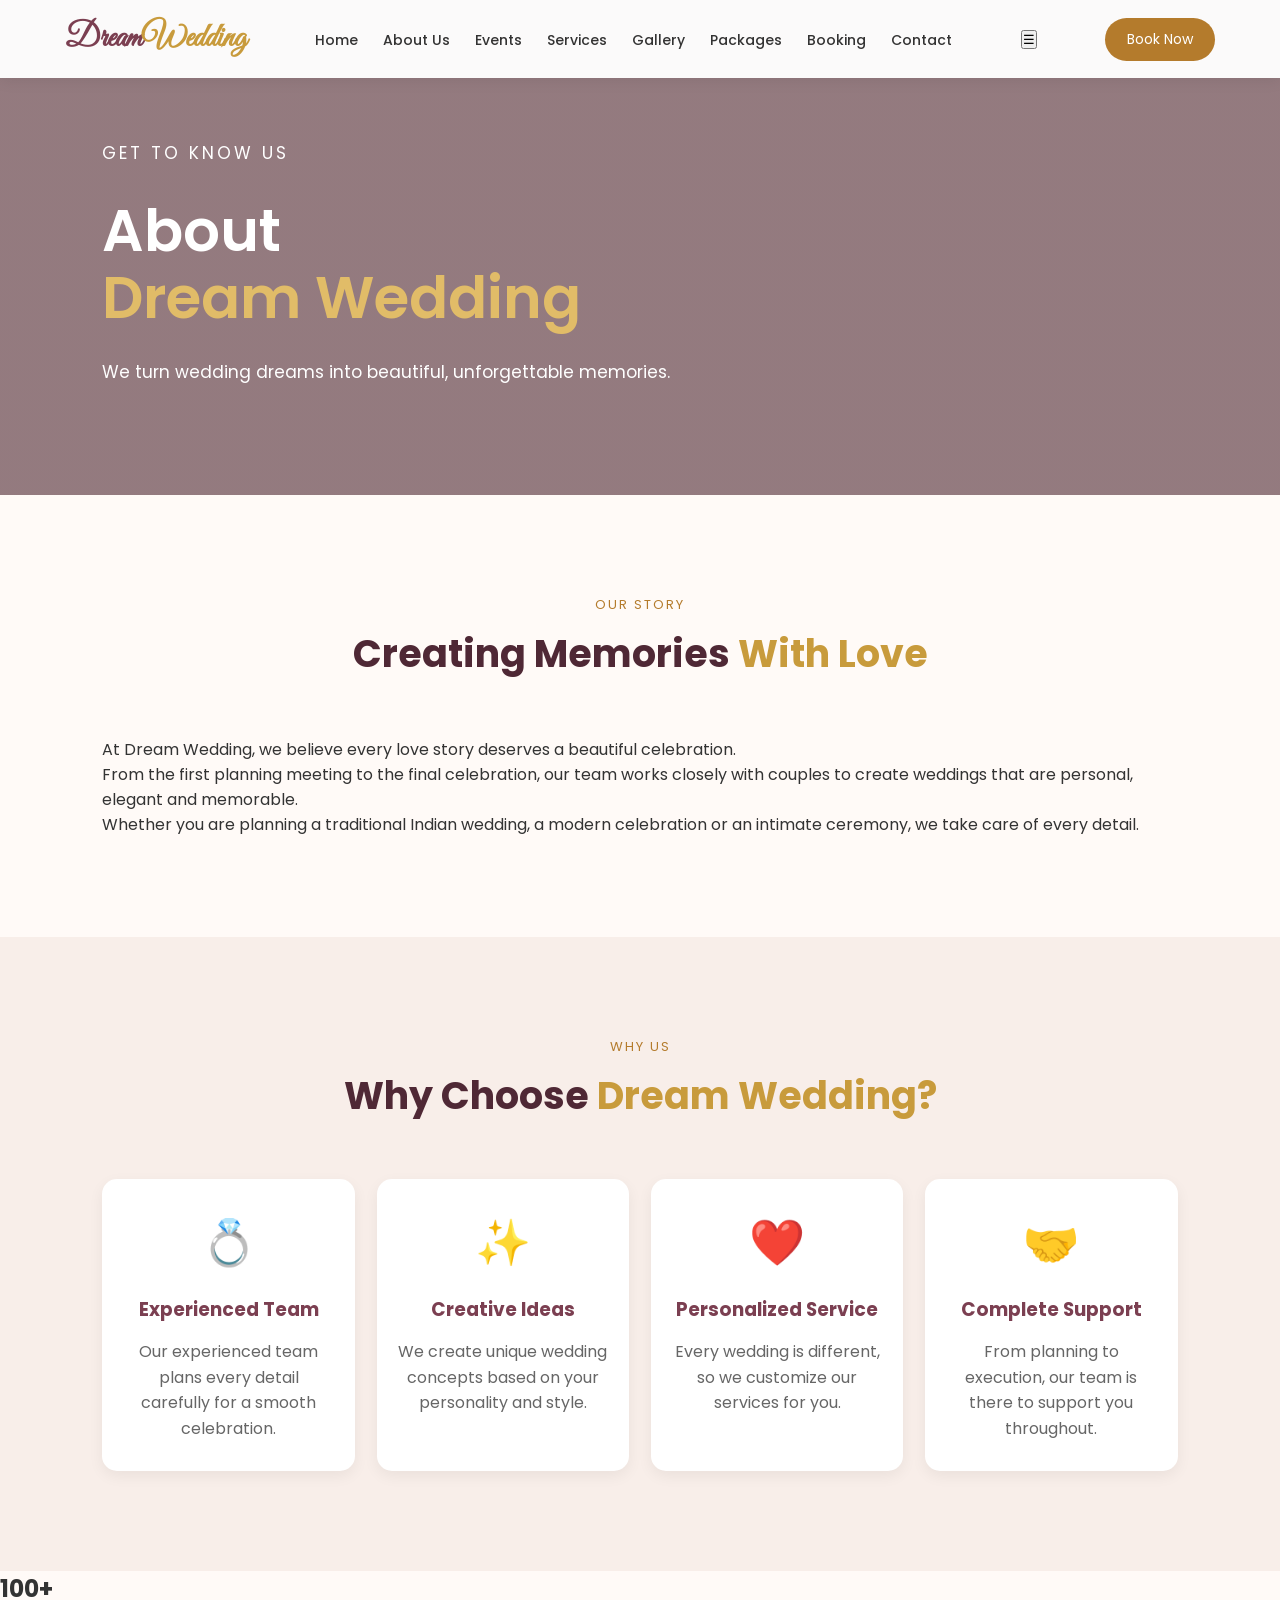
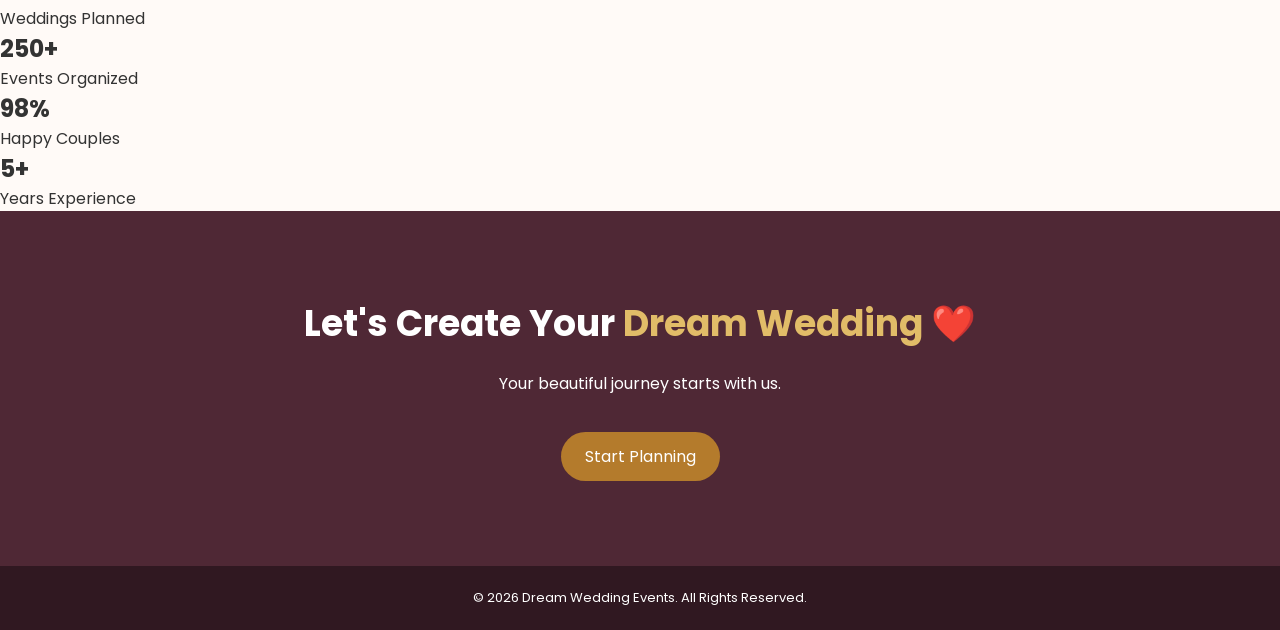
<file: about.html>
<!DOCTYPE html>
<html lang="en">

<head>
    <meta charset="UTF-8">
    <meta name="viewport" content="width=device-width, initial-scale=1.0">

    <title>About Us | Dream Wedding</title>

    <link rel="stylesheet" href="style.css">
</head>

<body>

    <!-- Navigation -->
    <header>
        <nav class="navbar">

            <div class="logo">
                Dream<span>Wedding</span>
            </div>

            <ul class="nav-links">
                <li><a href="index.html">Home</a></li>
                <li><a href="about.html">About Us</a></li>
                <li><a href="events.html">Events</a></li>
                <li><a href="services.html">Services</a></li>
                <li><a href="gallery.html">Gallery</a></li>
                <li><a href="packages.html">Packages</a></li>
                <li><a href="booking.html">Booking</a></li>
                <li><a href="contact.html">Contact</a></li>
            </ul>

            <button class="menu-btn" onclick="toggleMenu()">☰</button>

            <a href="booking.html" class="book-btn">
                Book Now
            </a>

        </nav>
    </header>


    <!-- Hero -->
    <section class="hero" style="min-height: 55vh;">

        <div class="hero-content">

            <p class="small-title">
                GET TO KNOW US
            </p>

            <h1>
                About
                <br>
                <span>Dream Wedding</span>
            </h1>

            <p>
                We turn wedding dreams into beautiful,
                unforgettable memories.
            </p>

        </div>

    </section>


    <!-- Our Story -->
    <section class="section">

        <div class="section-title">

            <p>OUR STORY</p>

            <h2>
                Creating Memories <span>With Love</span>
            </h2>

        </div>

        <div class="about-content">

            <div class="about-text">

                <p>
                    At Dream Wedding, we believe every love story
                    deserves a beautiful celebration.
                </p>

                <p>
                    From the first planning meeting to the final
                    celebration, our team works closely with couples
                    to create weddings that are personal, elegant
                    and memorable.
                </p>

                <p>
                    Whether you are planning a traditional Indian
                    wedding, a modern celebration or an intimate
                    ceremony, we take care of every detail.
                </p>

            </div>

        </div>

    </section>


    <!-- Why Choose Us -->
    <section class="services">

        <div class="section-title">

            <p>WHY US</p>

            <h2>
                Why Choose <span>Dream Wedding?</span>
            </h2>

        </div>


        <div class="service-container">

            <div class="service-card">

                <div class="event-icon">💍</div>

                <h3>Experienced Team</h3>

                <p>
                    Our experienced team plans every detail
                    carefully for a smooth celebration.
                </p>

            </div>


            <div class="service-card">

                <div class="event-icon">✨</div>

                <h3>Creative Ideas</h3>

                <p>
                    We create unique wedding concepts
                    based on your personality and style.
                </p>

            </div>


            <div class="service-card">

                <div class="event-icon">❤️</div>

                <h3>Personalized Service</h3>

                <p>
                    Every wedding is different, so we
                    customize our services for you.
                </p>

            </div>


            <div class="service-card">

                <div class="event-icon">🤝</div>

                <h3>Complete Support</h3>

                <p>
                    From planning to execution, our team
                    is there to support you throughout.
                </p>

            </div>

        </div>

    </section>


    <!-- Statistics -->
    <section class="stats">

        <div class="stat-card">
            <h2>100+</h2>
            <p>Weddings Planned</p>
        </div>

        <div class="stat-card">
            <h2>250+</h2>
            <p>Events Organized</p>
        </div>

        <div class="stat-card">
            <h2>98%</h2>
            <p>Happy Couples</p>
        </div>

        <div class="stat-card">
            <h2>5+</h2>
            <p>Years Experience</p>
        </div>

    </section>


    <!-- Call To Action -->
    <section class="contact">

        <h2>
            Let's Create Your <span>Dream Wedding ❤️</span>
        </h2>

        <p>
            Your beautiful journey starts with us.
        </p>

        <br>

        <a href="booking.html" class="primary-btn">
            Start Planning
        </a>

    </section>


    <!-- Footer -->
    <footer>

        <p>
            © 2026 Dream Wedding Events. All Rights Reserved.
        </p>

    </footer>


    <script src="script.js"></script>

</body>

</html>
</file>
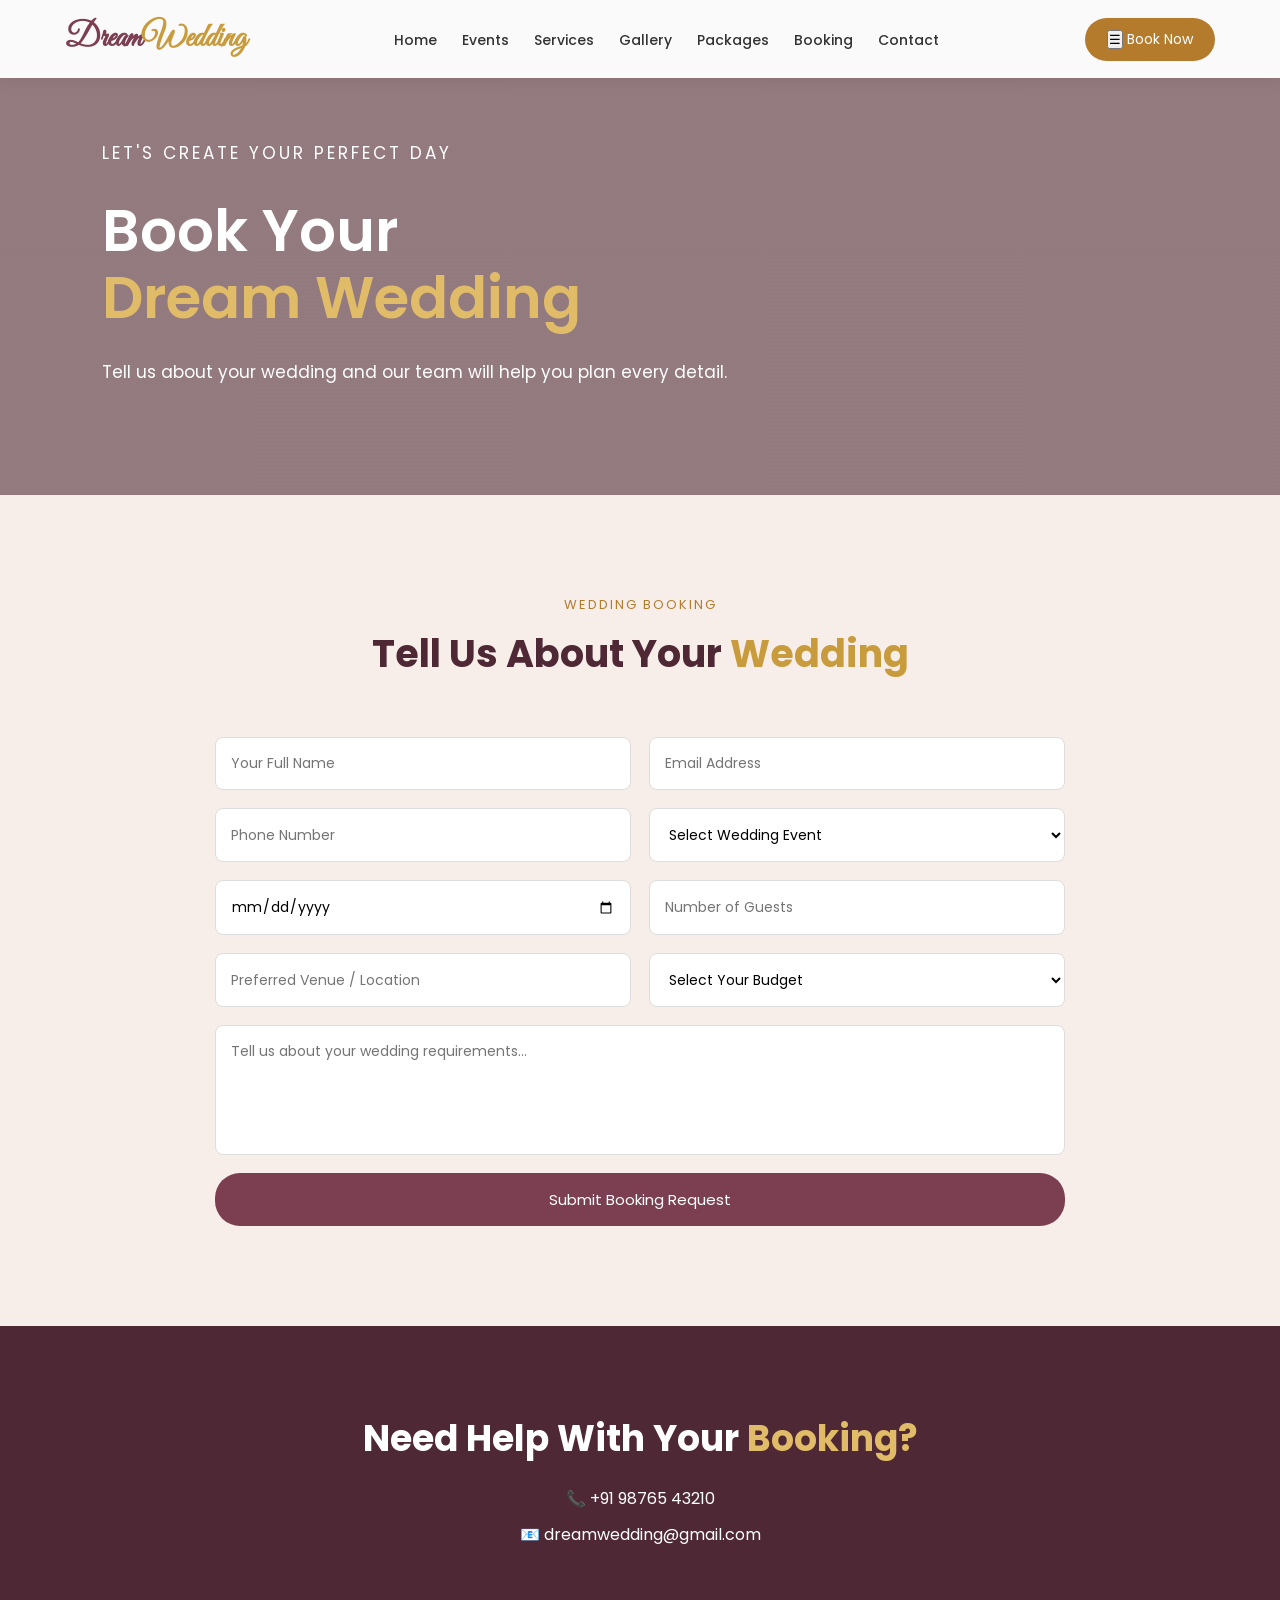
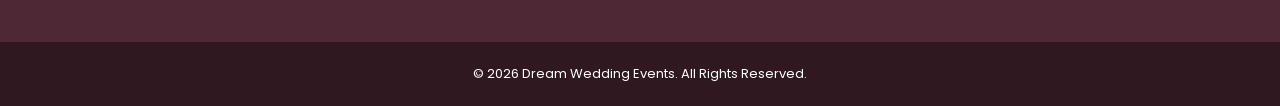
<file: booking.html>
<!DOCTYPE html>
<html lang="en">

<head>
    <meta charset="UTF-8">
    <meta name="viewport" content="width=device-width, initial-scale=1.0">

    <title>Book Your Wedding | Dream Wedding</title>

    <link rel="stylesheet" href="style.css">
</head>

<body>

    <!-- Navigation -->
    <header>
        <nav class="navbar">

            <div class="logo">
                Dream<span>Wedding</span>
            </div>

            <ul class="nav-links">
                <li><a href="index.html">Home</a></li>
                <li><a href="events.html">Events</a></li>
                <li><a href="services.html">Services</a></li>
                <li><a href="gallery.html">Gallery</a></li>
                <li><a href="packages.html">Packages</a></li>
                <li><a href="booking.html">Booking</a></li>
                <li><a href="contact.html">Contact</a></li>
            </ul>

            <a href="booking.html" class="book-btn">
                <button class="menu-btn" onclick="toggleMenu()">☰</button>
                Book Now
            </a>

        </nav>
    </header>


    <!-- Booking Hero -->
    <section class="hero" style="min-height: 55vh;">

        <div class="hero-content">

            <p class="small-title">
                LET'S CREATE YOUR PERFECT DAY
            </p>

            <h1>
                Book Your
                <br>
                <span>Dream Wedding</span>
            </h1>

            <p>
                Tell us about your wedding and our team
                will help you plan every detail.
            </p>

        </div>

    </section>


    <!-- Booking Form -->
    <section class="booking">

        <div class="section-title">

            <p>WEDDING BOOKING</p>

            <h2>
                Tell Us About Your <span>Wedding</span>
            </h2>

        </div>


        <form id="bookingForm">

            <!-- Name -->
            <input
                type="text"
                id="name"
                placeholder="Your Full Name"
                required
            >


            <!-- Email -->
            <input
                type="email"
                id="email"
                placeholder="Email Address"
                required
            >


            <!-- Phone -->
            <input
                type="tel"
                id="phone"
                placeholder="Phone Number"
                required
            >


            <!-- Event -->
            <select id="eventType" required>

                <option value="">
                    Select Wedding Event
                </option>

                <option value="Engagement">
                    Engagement
                </option>

                <option value="Mehendi">
                    Mehendi
                </option>

                <option value="Haldi">
                    Haldi
                </option>

                <option value="Sangeet">
                    Sangeet
                </option>

                <option value="Wedding">
                    Wedding
                </option>

                <option value="Reception">
                    Reception
                </option>

                <option value="Complete Wedding">
                    Complete Wedding
                </option>

            </select>


            <!-- Date -->
            <input
                type="date"
                id="date"
                required
            >


            <!-- Guests -->
            <input
                type="number"
                id="guests"
                placeholder="Number of Guests"
                min="1"
                required
            >


            <!-- Venue -->
            <input
                type="text"
                id="venue"
                placeholder="Preferred Venue / Location"
                required
            >


            <!-- Budget -->
            <select id="budget" required>

                <option value="">
                    Select Your Budget
                </option>

                <option value="Below ₹2 Lakhs">
                    Below ₹2 Lakhs
                </option>

                <option value="₹2 - ₹5 Lakhs">
                    ₹2 - ₹5 Lakhs
                </option>

                <option value="₹5 - ₹10 Lakhs">
                    ₹5 - ₹10 Lakhs
                </option>

                <option value="₹10 - ₹20 Lakhs">
                    ₹10 - ₹20 Lakhs
                </option>

                <option value="Above ₹20 Lakhs">
                    Above ₹20 Lakhs
                </option>

            </select>


            <!-- Message -->
            <textarea
                id="message"
                placeholder="Tell us about your wedding requirements..."
            ></textarea>


            <!-- Submit -->
            <button type="submit">
                Submit Booking Request
            </button>

        </form>

    </section>


    <!-- Contact -->
    <section class="contact">

        <h2>
            Need Help With Your <span>Booking?</span>
        </h2>

        <p>
            📞 +91 98765 43210
        </p>

        <p>
            📧 dreamwedding@gmail.com
        </p>

    </section>


    <!-- Footer -->
    <footer>

        <p>
            © 2026 Dream Wedding Events. All Rights Reserved.
        </p>

    </footer>


    <script src="script.js"></script>

</body>

</html>
</file>
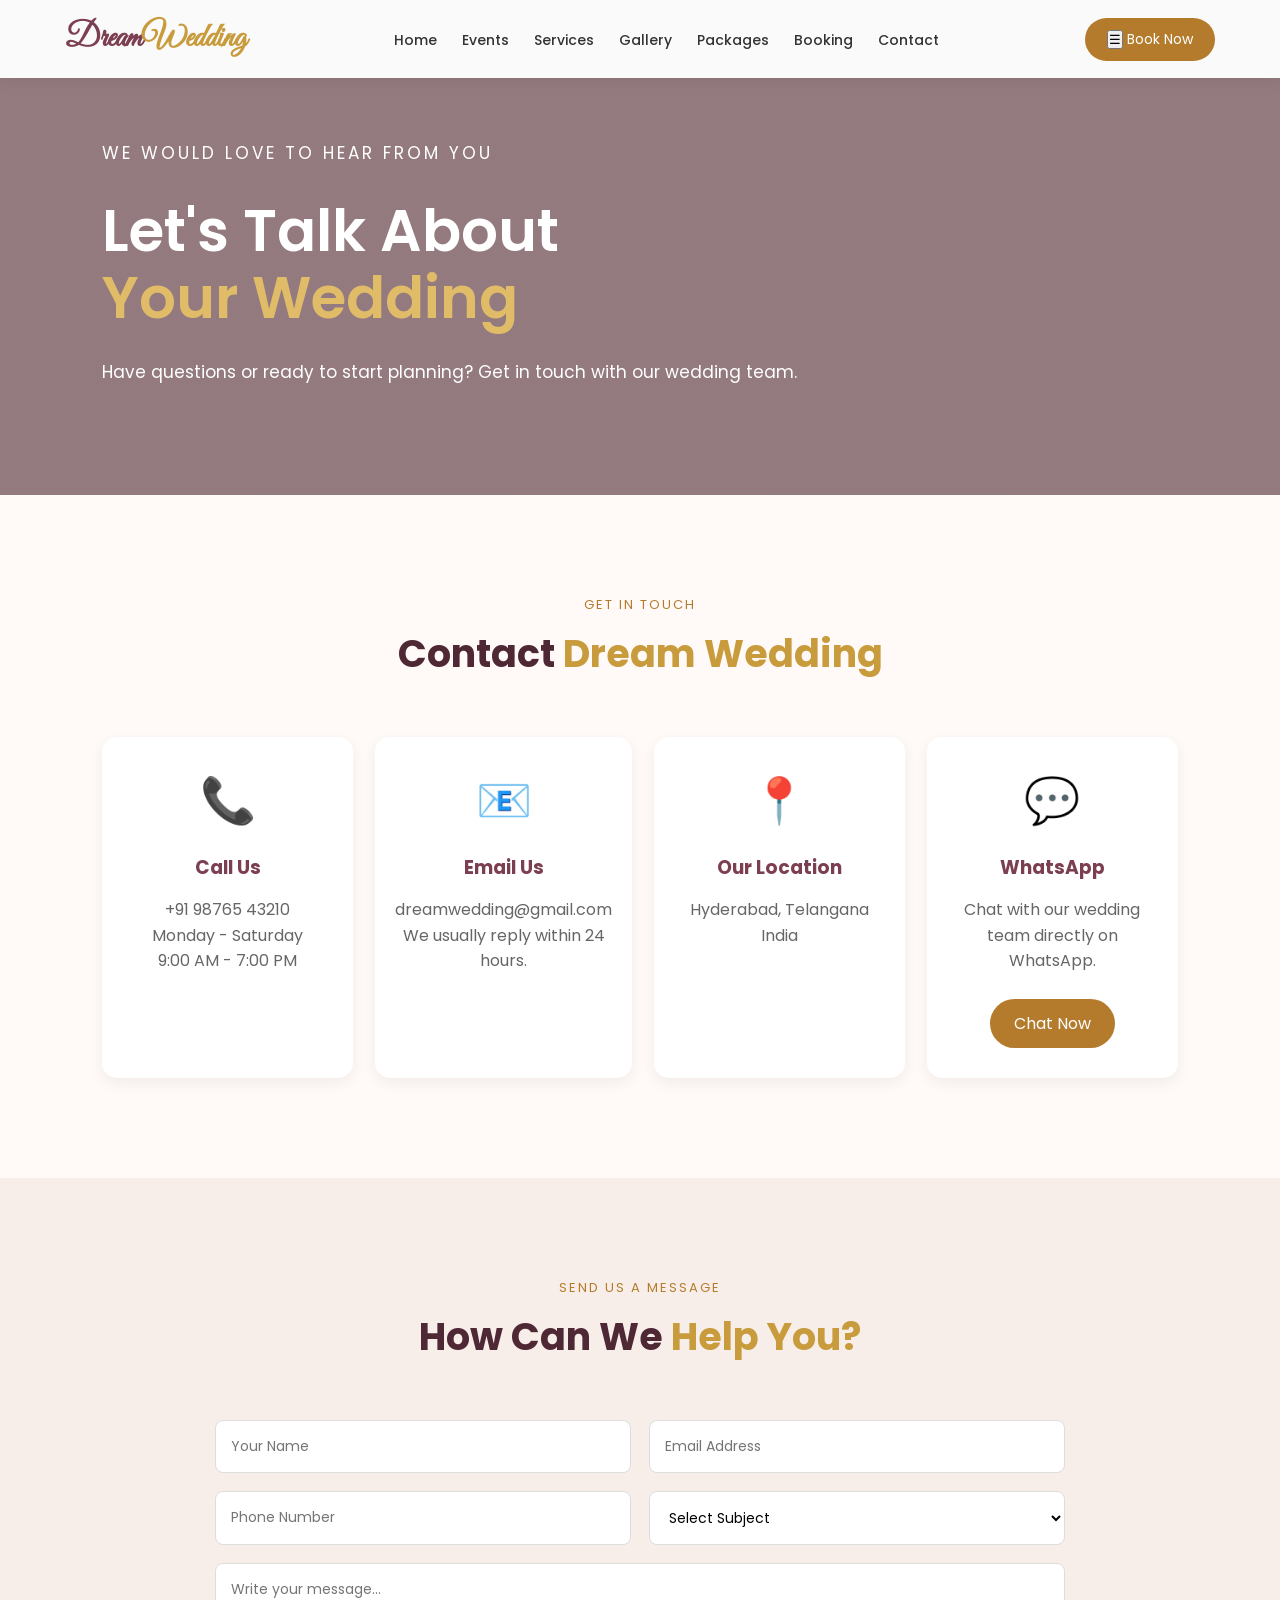
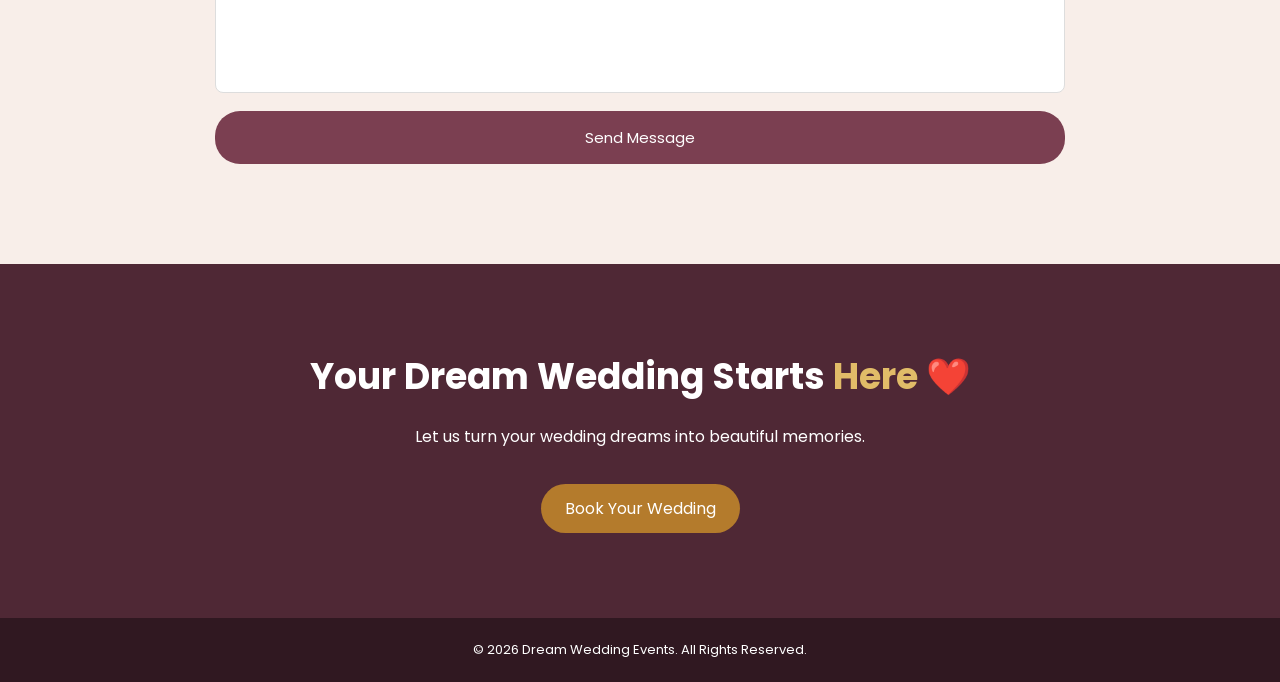
<file: contact.html>
<!DOCTYPE html>
<html lang="en">

<head>
    <meta charset="UTF-8">
    <meta name="viewport" content="width=device-width, initial-scale=1.0">

    <title>Contact Us | Dream Wedding</title>

    <link rel="stylesheet" href="style.css">
</head>

<body>

    <!-- Navigation -->
    <header>
        <nav class="navbar">

            <div class="logo">
                Dream<span>Wedding</span>
            </div>

            <ul class="nav-links">
                <li><a href="index.html">Home</a></li>
                <li><a href="events.html">Events</a></li>
                <li><a href="services.html">Services</a></li>
                <li><a href="gallery.html">Gallery</a></li>
                <li><a href="packages.html">Packages</a></li>
                <li><a href="booking.html">Booking</a></li>
                <li><a href="contact.html">Contact</a></li>
            </ul>

            <a href="booking.html" class="book-btn">
                <button class="menu-btn" onclick="toggleMenu()">☰</button>
                Book Now
            </a>

        </nav>
    </header>


    <!-- Contact Hero -->
    <section class="hero" style="min-height: 55vh;">

        <div class="hero-content">

            <p class="small-title">
                WE WOULD LOVE TO HEAR FROM YOU
            </p>

            <h1>
                Let's Talk About
                <br>
                <span>Your Wedding</span>
            </h1>

            <p>
                Have questions or ready to start planning?
                Get in touch with our wedding team.
            </p>

        </div>

    </section>


    <!-- Contact Information -->
    <section class="section">

        <div class="section-title">

            <p>GET IN TOUCH</p>

            <h2>
                Contact <span>Dream Wedding</span>
            </h2>

        </div>


        <div class="service-container">

            <div class="service-card">

                <div class="event-icon">📞</div>

                <h3>Call Us</h3>

                <p>
                    +91 98765 43210
                </p>

                <p>
                    Monday - Saturday
                    <br>
                    9:00 AM - 7:00 PM
                </p>

            </div>


            <div class="service-card">

                <div class="event-icon">📧</div>

                <h3>Email Us</h3>

                <p>
                    dreamwedding@gmail.com
                </p>

                <p>
                    We usually reply within 24 hours.
                </p>

            </div>


            <div class="service-card">

                <div class="event-icon">📍</div>

                <h3>Our Location</h3>

                <p>
                    Hyderabad, Telangana
                </p>

                <p>
                    India
                </p>

            </div>


            <div class="service-card">

                <div class="event-icon">💬</div>

                <h3>WhatsApp</h3>

                <p>
                    Chat with our wedding team
                    directly on WhatsApp.
                </p>

                <br>

                <a
                    href="https://wa.me/919876543210"
                    target="_blank"
                    class="primary-btn"
                >
                    Chat Now
                </a>

            </div>

        </div>

    </section>


    <!-- Contact Form -->
    <section class="booking">

        <div class="section-title">

            <p>SEND US A MESSAGE</p>

            <h2>
                How Can We <span>Help You?</span>
            </h2>

        </div>


        <form id="contactForm">

            <input
                type="text"
                id="contactName"
                placeholder="Your Name"
                required
            >

            <input
                type="email"
                id="contactEmail"
                placeholder="Email Address"
                required
            >

            <input
                type="tel"
                id="contactPhone"
                placeholder="Phone Number"
                required
            >

            <select id="contactSubject" required>

                <option value="">
                    Select Subject
                </option>

                <option value="Wedding Planning">
                    Wedding Planning
                </option>

                <option value="Decoration">
                    Decoration
                </option>

                <option value="Photography">
                    Photography
                </option>

                <option value="Catering">
                    Catering
                </option>

                <option value="Venue">
                    Venue
                </option>

                <option value="Other">
                    Other
                </option>

            </select>


            <textarea
                id="contactMessage"
                placeholder="Write your message..."
                required
            ></textarea>


            <button type="submit">
                Send Message
            </button>

        </form>

    </section>


    <!-- Final CTA -->
    <section class="contact">

        <h2>
            Your Dream Wedding Starts <span>Here ❤️</span>
        </h2>

        <p>
            Let us turn your wedding dreams into beautiful memories.
        </p>

        <br>

        <a href="booking.html" class="primary-btn">
            Book Your Wedding
        </a>

    </section>


    <!-- Footer -->
    <footer>

        <p>
            © 2026 Dream Wedding Events. All Rights Reserved.
        </p>

    </footer>


    <script src="script.js"></script>

</body>

</html>
</file>
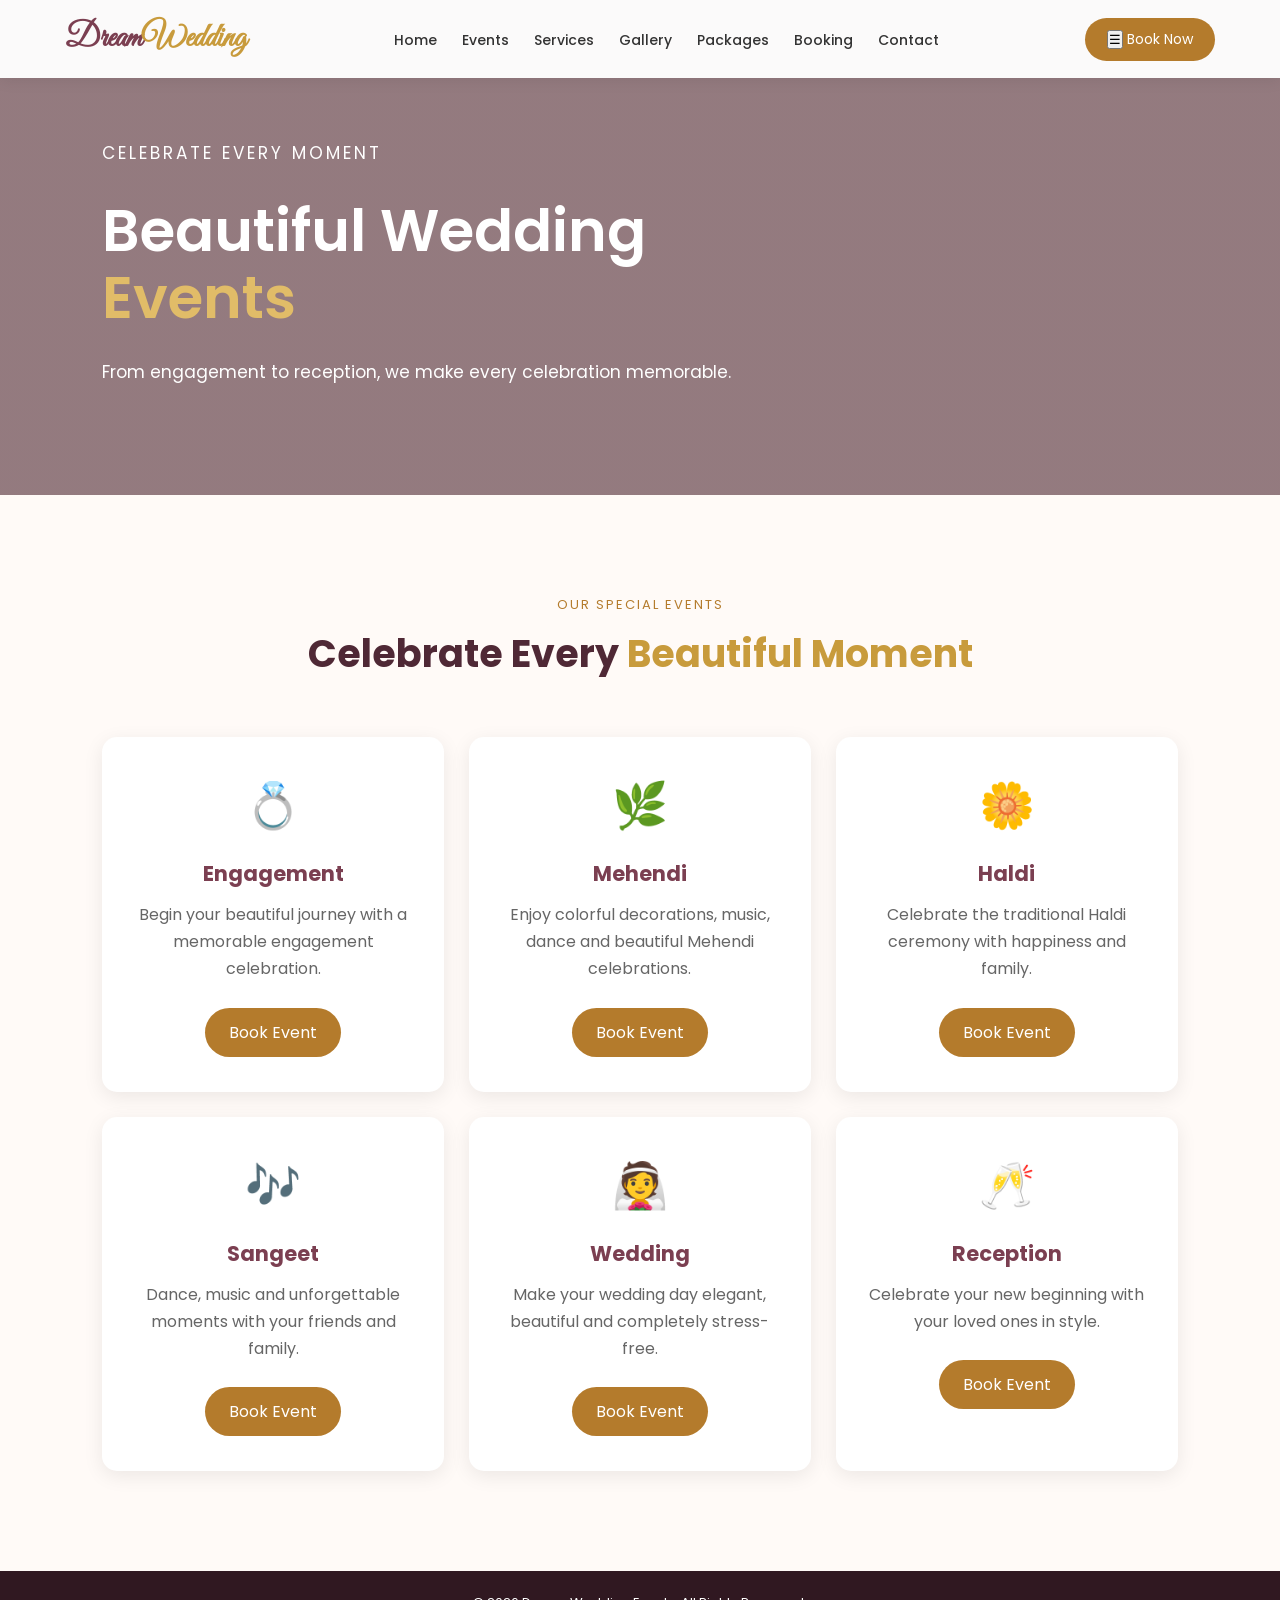
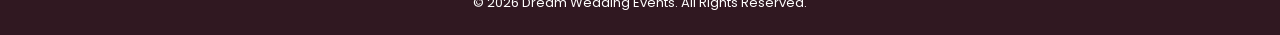
<file: events.html>
<!DOCTYPE html>
<html lang="en">

<head>
    <meta charset="UTF-8">
    <meta name="viewport" content="width=device-width, initial-scale=1.0">

    <title>Wedding Events | Dream Wedding</title>

    <link rel="stylesheet" href="style.css">
</head>

<body>

    <!-- Navigation -->
    <header>
        <nav class="navbar">

            <div class="logo">
                Dream<span>Wedding</span>
            </div>

            <ul class="nav-links">
                <li><a href="index.html">Home</a></li>
                <li><a href="events.html">Events</a></li>
                <li><a href="services.html">Services</a></li>
                <li><a href="gallery.html">Gallery</a></li>
                <li><a href="packages.html">Packages</a></li>
                <li><a href="booking.html">Booking</a></li>
                <li><a href="contact.html">Contact</a></li>
            </ul>

            <a href="booking.html" class="book-btn">
                <button class="menu-btn" onclick="toggleMenu()">☰</button>
                Book Now
            </a>

        </nav>
    </header>


    <!-- Events Hero -->
    <section class="hero" style="min-height: 55vh;">

        <div class="hero-content">

            <p class="small-title">
                CELEBRATE EVERY MOMENT
            </p>

            <h1>
                Beautiful Wedding
                <br>
                <span>Events</span>
            </h1>

            <p>
                From engagement to reception, we make every
                celebration memorable.
            </p>

        </div>

    </section>


    <!-- Events -->
    <section class="section">

        <div class="section-title">

            <p>OUR SPECIAL EVENTS</p>

            <h2>
                Celebrate Every <span>Beautiful Moment</span>
            </h2>

        </div>


        <div class="event-container">

            <!-- Engagement -->
            <div class="event-card">

                <div class="event-icon">💍</div>

                <h3>Engagement</h3>

                <p>
                    Begin your beautiful journey with a
                    memorable engagement celebration.
                </p>

                <a href="booking.html" class="primary-btn">
                    Book Event
                </a>

            </div>


            <!-- Mehendi -->
            <div class="event-card">

                <div class="event-icon">🌿</div>

                <h3>Mehendi</h3>

                <p>
                    Enjoy colorful decorations, music,
                    dance and beautiful Mehendi celebrations.
                </p>

                <a href="booking.html" class="primary-btn">
                    Book Event
                </a>

            </div>


            <!-- Haldi -->
            <div class="event-card">

                <div class="event-icon">🌼</div>

                <h3>Haldi</h3>

                <p>
                    Celebrate the traditional Haldi ceremony
                    with happiness and family.
                </p>

                <a href="booking.html" class="primary-btn">
                    Book Event
                </a>

            </div>


            <!-- Sangeet -->
            <div class="event-card">

                <div class="event-icon">🎶</div>

                <h3>Sangeet</h3>

                <p>
                    Dance, music and unforgettable moments
                    with your friends and family.
                </p>

                <a href="booking.html" class="primary-btn">
                    Book Event
                </a>

            </div>


            <!-- Wedding -->
            <div class="event-card">

                <div class="event-icon">👰</div>

                <h3>Wedding</h3>

                <p>
                    Make your wedding day elegant,
                    beautiful and completely stress-free.
                </p>

                <a href="booking.html" class="primary-btn">
                    Book Event
                </a>

            </div>


            <!-- Reception -->
            <div class="event-card">

                <div class="event-icon">🥂</div>

                <h3>Reception</h3>

                <p>
                    Celebrate your new beginning with
                    your loved ones in style.
                </p>

                <a href="booking.html" class="primary-btn">
                    Book Event
                </a>

            </div>

        </div>

    </section>


    <!-- Footer -->
    <footer>

        <p>
            © 2026 Dream Wedding Events. All Rights Reserved.
        </p>

    </footer>


    <script src="script.js"></script>

</body>

</html>
</file>
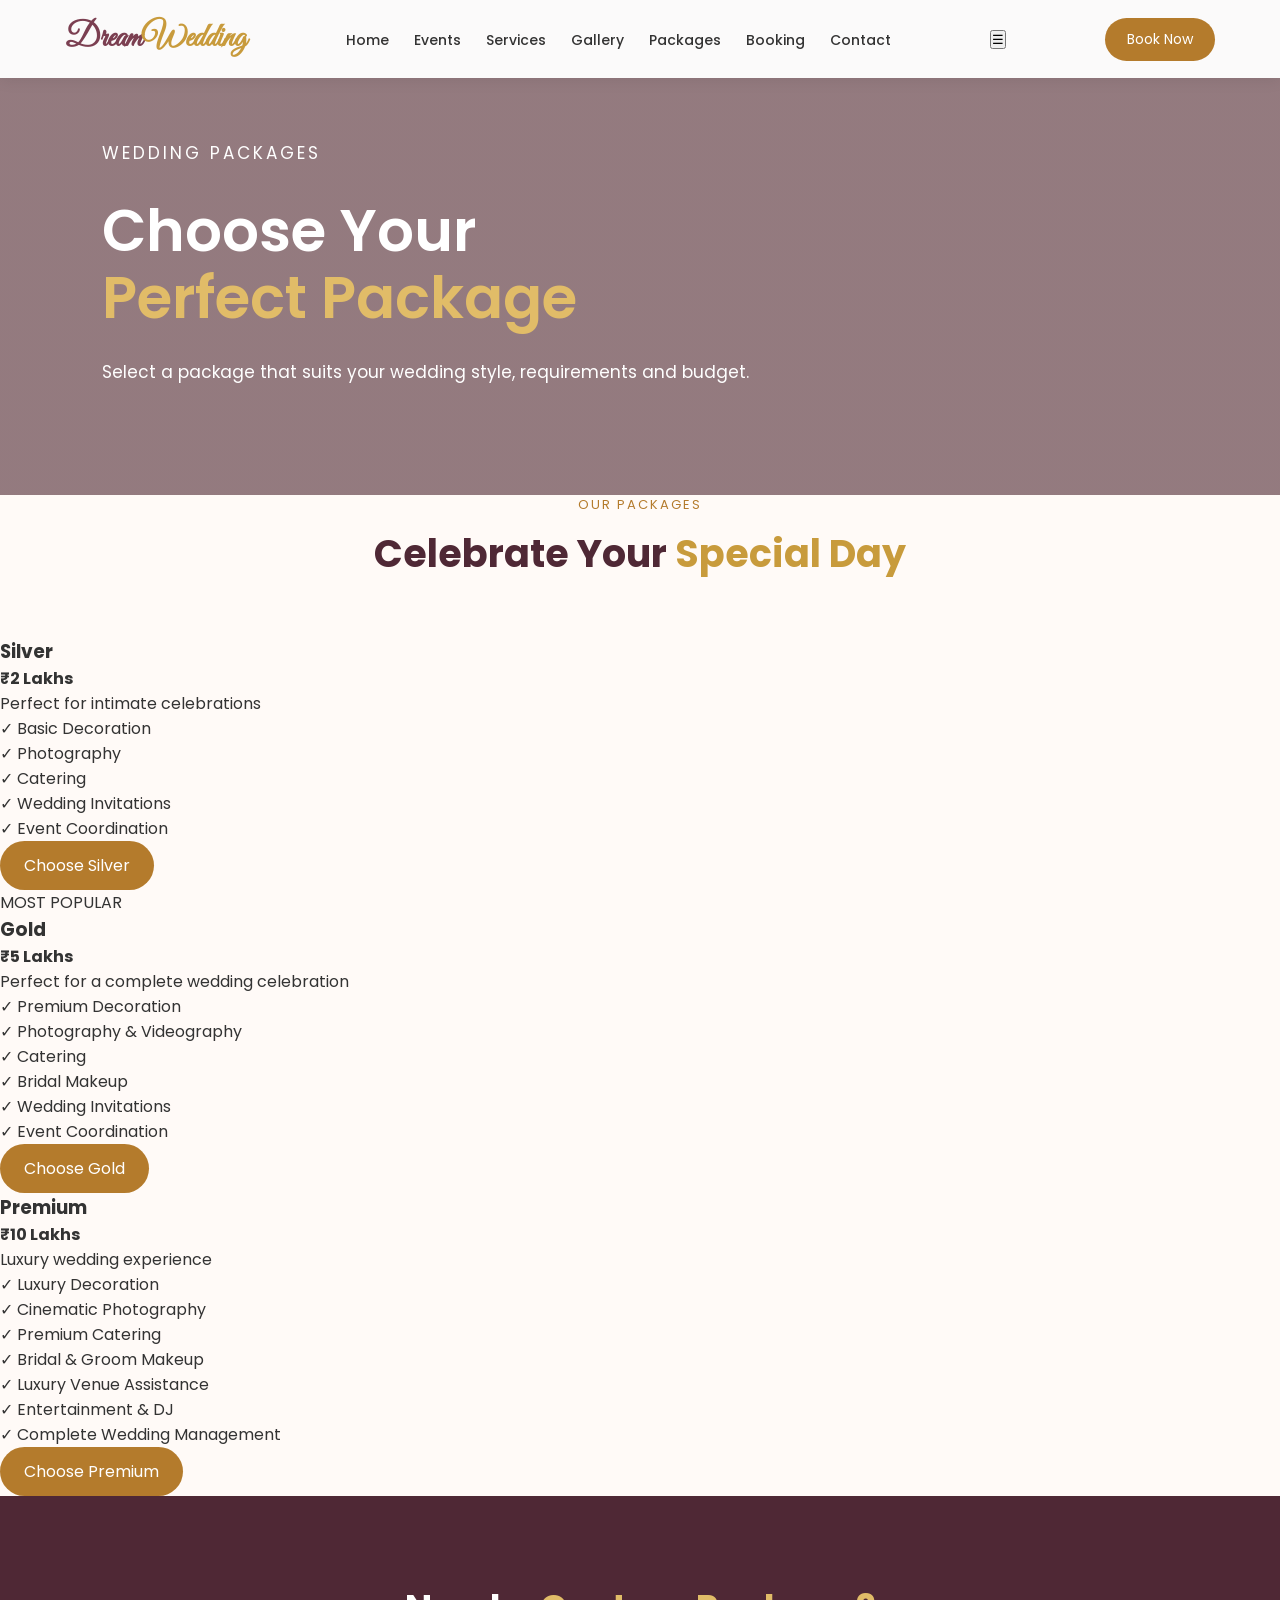
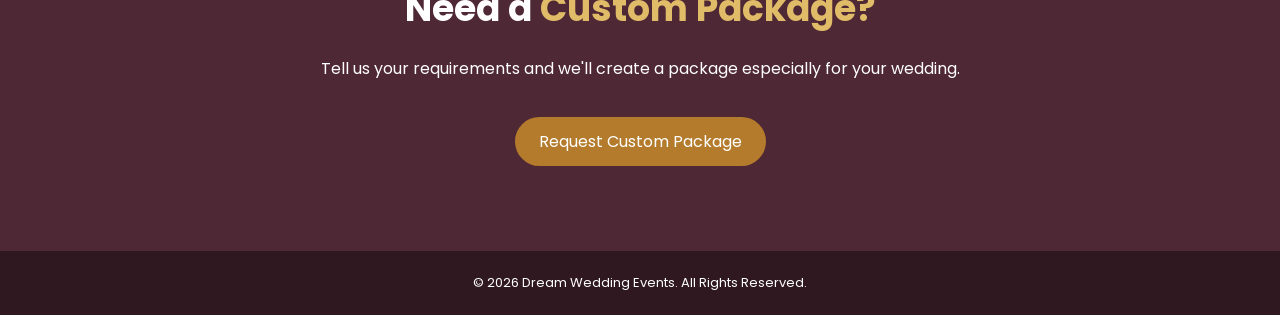
<file: packages.html>
<!DOCTYPE html>
<html lang="en">

<head>
    <meta charset="UTF-8">
    <meta name="viewport" content="width=device-width, initial-scale=1.0">

    <title>Wedding Packages | Dream Wedding</title>

    <link rel="stylesheet" href="style.css">
</head>

<body>

    <!-- Navigation -->
    <header>
        <nav class="navbar">

            <div class="logo">
                Dream<span>Wedding</span>
            </div>

            <ul class="nav-links">
                <li><a href="index.html">Home</a></li>
                <li><a href="events.html">Events</a></li>
                <li><a href="services.html">Services</a></li>
                <li><a href="gallery.html">Gallery</a></li>
                <li><a href="packages.html">Packages</a></li>
                <li><a href="booking.html">Booking</a></li>
                <li><a href="contact.html">Contact</a></li>
            </ul>

            <button class="menu-btn" onclick="toggleMenu()">☰</button>

            <a href="booking.html" class="book-btn">
                Book Now
            </a>

        </nav>
    </header>


    <!-- Hero -->
    <section class="hero" style="min-height: 55vh;">

        <div class="hero-content">

            <p class="small-title">
                WEDDING PACKAGES
            </p>

            <h1>
                Choose Your
                <br>
                <span>Perfect Package</span>
            </h1>

            <p>
                Select a package that suits your wedding
                style, requirements and budget.
            </p>

        </div>

    </section>


    <!-- Packages -->
    <section class="packages">

        <div class="section-title">

            <p>OUR PACKAGES</p>

            <h2>
                Celebrate Your <span>Special Day</span>
            </h2>

        </div>


        <div class="package-container">


            <!-- Silver -->
            <div class="package-card">

                <h3>Silver</h3>

                <h4>₹2 Lakhs</h4>

                <p>
                    Perfect for intimate celebrations
                </p>

                <ul>
                    <li>✓ Basic Decoration</li>
                    <li>✓ Photography</li>
                    <li>✓ Catering</li>
                    <li>✓ Wedding Invitations</li>
                    <li>✓ Event Coordination</li>
                </ul>

                <a href="booking.html" class="primary-btn">
                    Choose Silver
                </a>

            </div>


            <!-- Gold -->
            <div class="package-card popular">

                <div class="popular-label">
                    MOST POPULAR
                </div>

                <h3>Gold</h3>

                <h4>₹5 Lakhs</h4>

                <p>
                    Perfect for a complete wedding celebration
                </p>

                <ul>
                    <li>✓ Premium Decoration</li>
                    <li>✓ Photography & Videography</li>
                    <li>✓ Catering</li>
                    <li>✓ Bridal Makeup</li>
                    <li>✓ Wedding Invitations</li>
                    <li>✓ Event Coordination</li>
                </ul>

                <a href="booking.html" class="primary-btn">
                    Choose Gold
                </a>

            </div>


            <!-- Premium -->
            <div class="package-card">

                <h3>Premium</h3>

                <h4>₹10 Lakhs</h4>

                <p>
                    Luxury wedding experience
                </p>

                <ul>
                    <li>✓ Luxury Decoration</li>
                    <li>✓ Cinematic Photography</li>
                    <li>✓ Premium Catering</li>
                    <li>✓ Bridal & Groom Makeup</li>
                    <li>✓ Luxury Venue Assistance</li>
                    <li>✓ Entertainment & DJ</li>
                    <li>✓ Complete Wedding Management</li>
                </ul>

                <a href="booking.html" class="primary-btn">
                    Choose Premium
                </a>

            </div>

        </div>

    </section>


    <!-- Custom Package -->
    <section class="contact">

        <h2>
            Need a <span>Custom Package?</span>
        </h2>

        <p>
            Tell us your requirements and we'll create
            a package especially for your wedding.
        </p>

        <br>

        <a href="booking.html" class="primary-btn">
            Request Custom Package
        </a>

    </section>


    <!-- Footer -->
    <footer>

        <p>
            © 2026 Dream Wedding Events. All Rights Reserved.
        </p>

    </footer>


    <script src="script.js"></script>

</body>

</html>
</file>
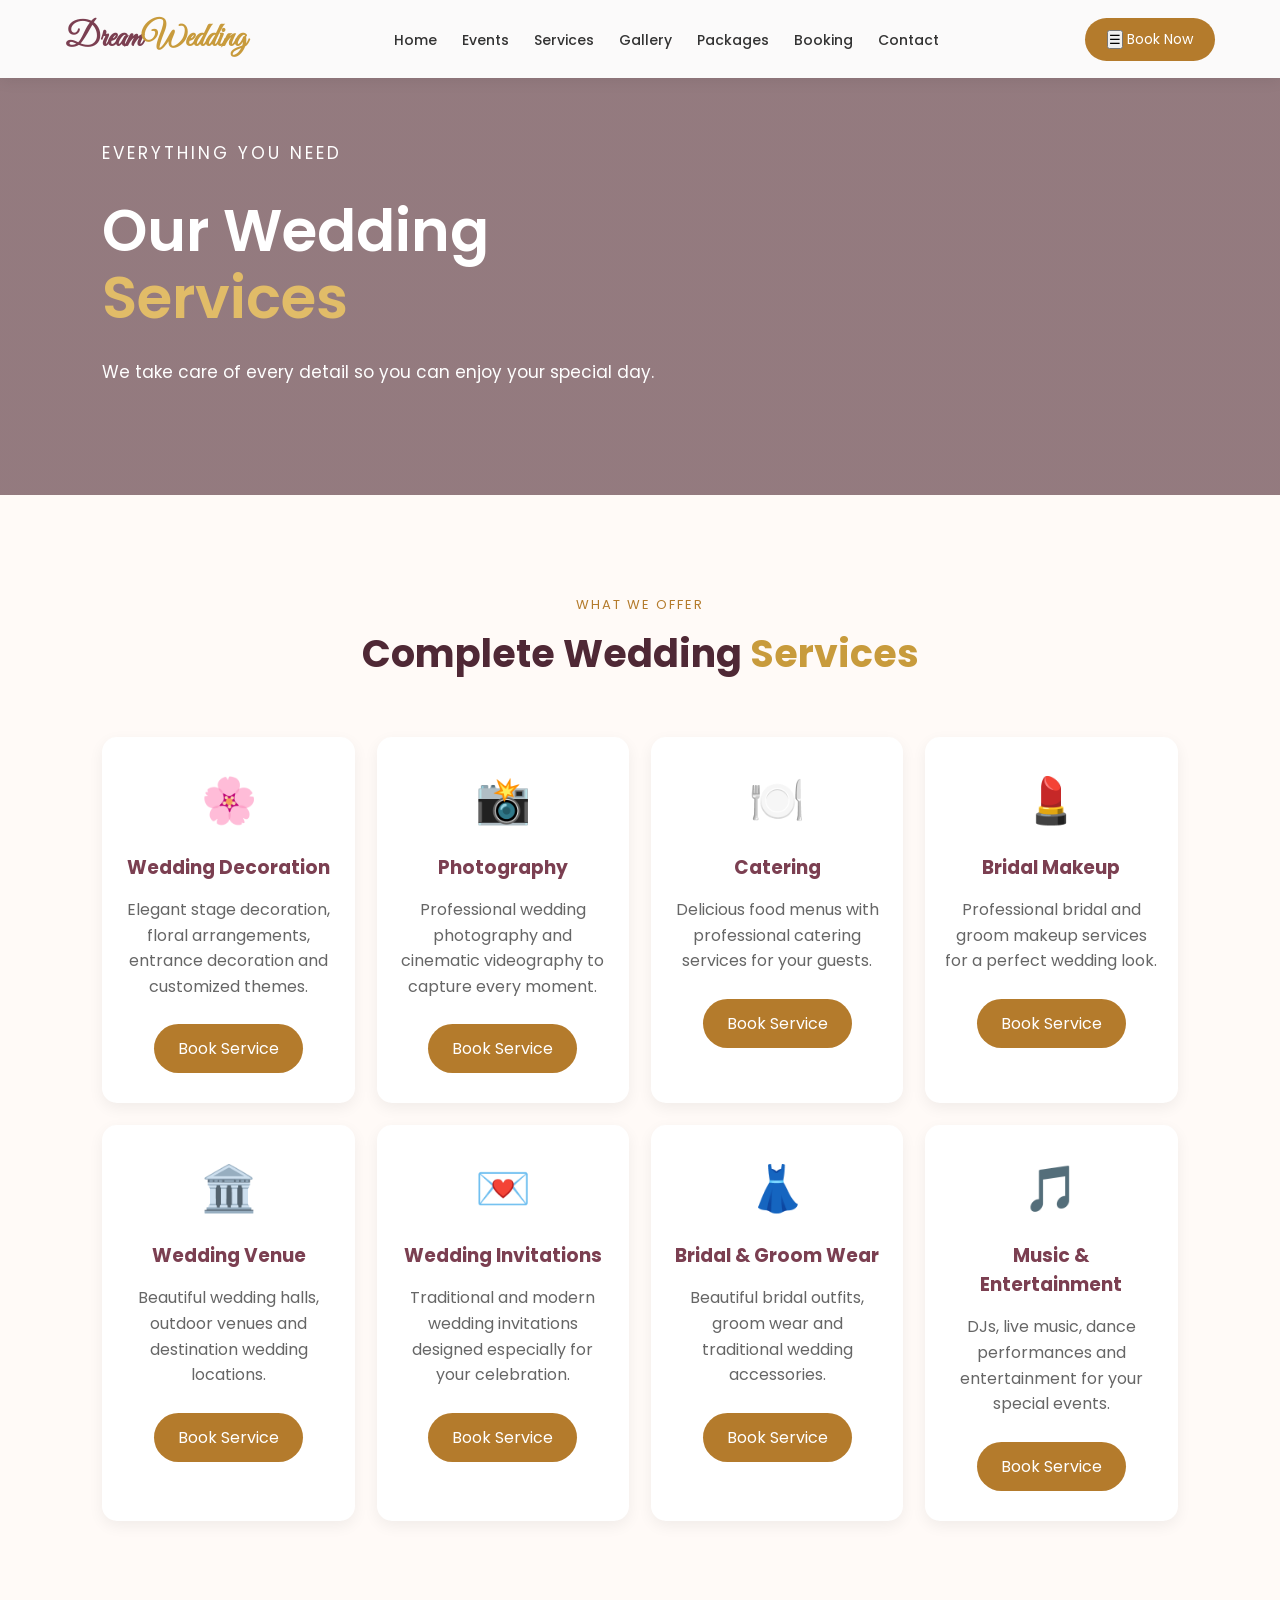
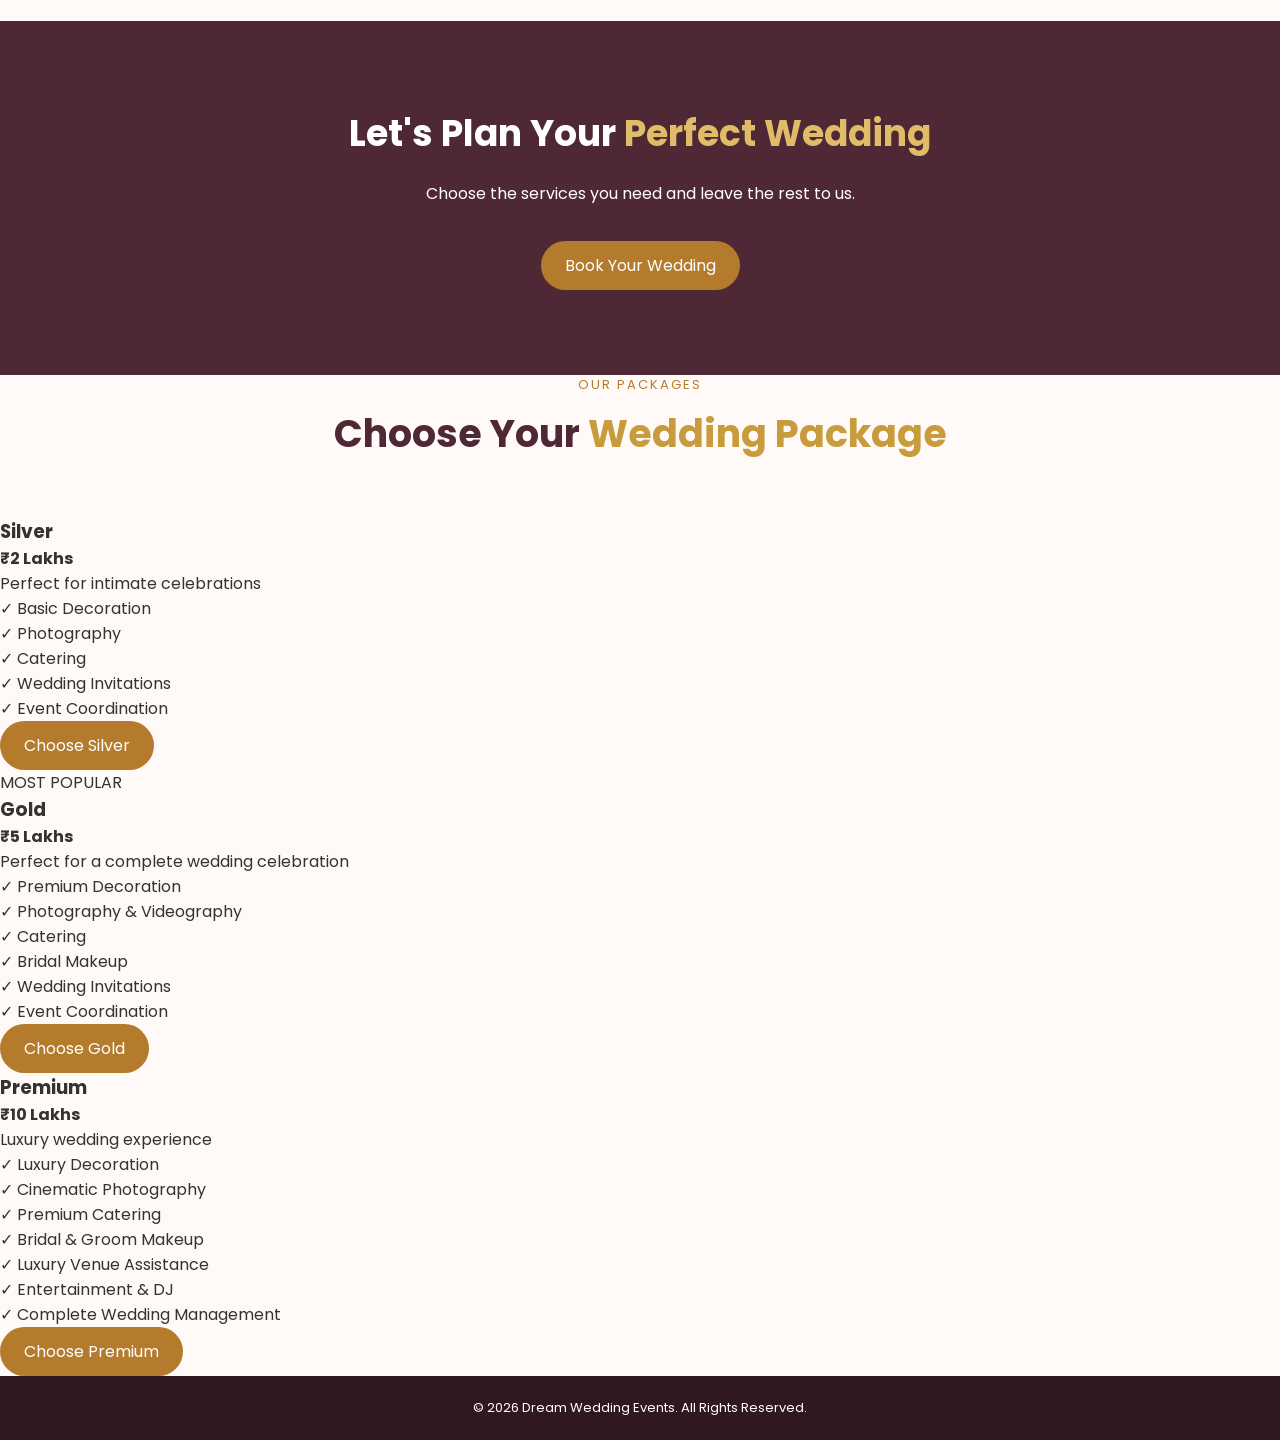
<file: services.html>
<!DOCTYPE html>
<html lang="en">

<head>
    <meta charset="UTF-8">
    <meta name="viewport" content="width=device-width, initial-scale=1.0">

    <title>Wedding Services | Dream Wedding</title>

    <link rel="stylesheet" href="style.css">
</head>

<body>

    <!-- Navigation -->
    <header>
        <nav class="navbar">

            <div class="logo">
                Dream<span>Wedding</span>
            </div>

            <ul class="nav-links">
                <li><a href="index.html">Home</a></li>
                <li><a href="events.html">Events</a></li>
                <li><a href="services.html">Services</a></li>
                <li><a href="gallery.html">Gallery</a></li>
                <li><a href="packages.html">Packages</a></li>
                <li><a href="booking.html">Booking</a></li>
                <li><a href="contact.html">Contact</a></li>
            </ul>

            <a href="booking.html" class="book-btn">
                <button class="menu-btn" onclick="toggleMenu()">☰</button>
                Book Now
            </a>

        </nav>
    </header>


    <!-- Services Hero -->
    <section class="hero" style="min-height: 55vh;">

        <div class="hero-content">

            <p class="small-title">
                EVERYTHING YOU NEED
            </p>

            <h1>
                Our Wedding
                <br>
                <span>Services</span>
            </h1>

            <p>
                We take care of every detail so you can
                enjoy your special day.
            </p>

        </div>

    </section>


    <!-- Services -->
    <section class="section">

        <div class="section-title">

            <p>WHAT WE OFFER</p>

            <h2>
                Complete Wedding <span>Services</span>
            </h2>

        </div>


        <div class="service-container">


            <!-- Decoration -->
            <div class="service-card">

                <div class="event-icon">🌸</div>

                <h3>Wedding Decoration</h3>

                <p>
                    Elegant stage decoration, floral arrangements,
                    entrance decoration and customized themes.
                </p>

                <br>

                <a href="booking.html" class="primary-btn">
                    Book Service
                </a>

            </div>


            <!-- Photography -->
            <div class="service-card">

                <div class="event-icon">📸</div>

                <h3>Photography</h3>

                <p>
                    Professional wedding photography and
                    cinematic videography to capture every moment.
                </p>

                <br>

                <a href="booking.html" class="primary-btn">
                    Book Service
                </a>

            </div>


            <!-- Catering -->
            <div class="service-card">

                <div class="event-icon">🍽️</div>

                <h3>Catering</h3>

                <p>
                    Delicious food menus with professional
                    catering services for your guests.
                </p>

                <br>

                <a href="booking.html" class="primary-btn">
                    Book Service
                </a>

            </div>


            <!-- Makeup -->
            <div class="service-card">

                <div class="event-icon">💄</div>

                <h3>Bridal Makeup</h3>

                <p>
                    Professional bridal and groom makeup
                    services for a perfect wedding look.
                </p>

                <br>

                <a href="booking.html" class="primary-btn">
                    Book Service
                </a>

            </div>


            <!-- Venue -->
            <div class="service-card">

                <div class="event-icon">🏛️</div>

                <h3>Wedding Venue</h3>

                <p>
                    Beautiful wedding halls, outdoor venues
                    and destination wedding locations.
                </p>

                <br>

                <a href="booking.html" class="primary-btn">
                    Book Service
                </a>

            </div>


            <!-- Invitations -->
            <div class="service-card">

                <div class="event-icon">💌</div>

                <h3>Wedding Invitations</h3>

                <p>
                    Traditional and modern wedding invitations
                    designed especially for your celebration.
                </p>

                <br>

                <a href="booking.html" class="primary-btn">
                    Book Service
                </a>

            </div>


            <!-- Bridal Wear -->
            <div class="service-card">

                <div class="event-icon">👗</div>

                <h3>Bridal & Groom Wear</h3>

                <p>
                    Beautiful bridal outfits, groom wear and
                    traditional wedding accessories.
                </p>

                <br>

                <a href="booking.html" class="primary-btn">
                    Book Service
                </a>

            </div>


            <!-- Music -->
            <div class="service-card">

                <div class="event-icon">🎵</div>

                <h3>Music & Entertainment</h3>

                <p>
                    DJs, live music, dance performances and
                    entertainment for your special events.
                </p>

                <br>

                <a href="booking.html" class="primary-btn">
                    Book Service
                </a>

            </div>

        </div>

    </section>


    <!-- Call To Action -->
    <section class="contact">

        <h2>
            Let's Plan Your <span>Perfect Wedding</span>
        </h2>

        <p>
            Choose the services you need and leave the rest to us.
        </p>

        <br>

        <a href="booking.html" class="primary-btn">
            Book Your Wedding
        </a>

    </section>
    <!-- Wedding Packages -->

<section class="packages">

    <div class="section-title">

        <p>OUR PACKAGES</p>

        <h2>
            Choose Your <span>Wedding Package</span>
        </h2>

    </div>


    <div class="package-container">

        <!-- Silver -->

        <div class="package-card">

            <h3>Silver</h3>

            <h4>₹2 Lakhs</h4>

            <p>Perfect for intimate celebrations</p>

            <ul>
                <li>✓ Basic Decoration</li>
                <li>✓ Photography</li>
                <li>✓ Catering</li>
                <li>✓ Wedding Invitations</li>
                <li>✓ Event Coordination</li>
            </ul>

            <a href="booking.html" class="primary-btn">
                Choose Silver
            </a>

        </div>


        <!-- Gold -->

        <div class="package-card popular">

            <div class="popular-label">
                MOST POPULAR
            </div>

            <h3>Gold</h3>

            <h4>₹5 Lakhs</h4>

            <p>Perfect for a complete wedding celebration</p>

            <ul>
                <li>✓ Premium Decoration</li>
                <li>✓ Photography & Videography</li>
                <li>✓ Catering</li>
                <li>✓ Bridal Makeup</li>
                <li>✓ Wedding Invitations</li>
                <li>✓ Event Coordination</li>
            </ul>

            <a href="booking.html" class="primary-btn">
                Choose Gold
            </a>

        </div>


        <!-- Premium -->

        <div class="package-card">

            <h3>Premium</h3>

            <h4>₹10 Lakhs</h4>

            <p>Luxury wedding experience</p>

            <ul>
                <li>✓ Luxury Decoration</li>
                <li>✓ Cinematic Photography</li>
                <li>✓ Premium Catering</li>
                <li>✓ Bridal & Groom Makeup</li>
                <li>✓ Luxury Venue Assistance</li>
                <li>✓ Entertainment & DJ</li>
                <li>✓ Complete Wedding Management</li>
            </ul>

            <a href="booking.html" class="primary-btn">
                Choose Premium
            </a>

        </div>

    </div>

</section>


    <!-- Footer -->
    <footer>

        <p>
            © 2026 Dream Wedding Events. All Rights Reserved.
        </p>

    </footer>


    <script src="script.js"></script>

</body>

</html>
</file>
<file: style.css>
@import url('https://fonts.googleapis.com/css2?family=Great+Vibes&family=Poppins:wght@300;400;500;600;700&display=swap');

* {
    margin: 0;
    padding: 0;
    box-sizing: border-box;
}

html {
    scroll-behavior: smooth;
}

body {
    background: #fffaf7;
    color: #333;
    font-family: 'Poppins', sans-serif;
}

/* ================= NAVBAR ================= */

header {
    width: 100%;
    position: fixed;
    top: 0;
    left: 0;
    z-index: 1000;
    background: rgba(255, 255, 255, 0.96);
    box-shadow: 0 2px 15px rgba(0, 0, 0, 0.08);
}

.navbar {
    max-width: 1200px;
    height: 78px;
    margin: auto;
    padding: 0 25px;

    display: flex;
    align-items: center;
    justify-content: space-between;
}

/* LOGO */

.logo {
    font-family: 'Great Vibes', cursive;
    font-size: 32px;
    font-weight: 600;
    color: #7b3f51;
}

.logo span {
    color: #c89b3c;
}

/* NAV LINKS */

.nav-links {
    display: flex;
    list-style: none;
    gap: 25px;
}

.nav-links a {
    text-decoration: none;
    color: #333;
    font-size: 14px;
    font-weight: 500;
    transition: 0.3s;
}

.nav-links a:hover {
    color: #b47b2c;
}

/* BOOK BUTTON */

.book-btn {
    text-decoration: none;
    background: #b47b2c;
    color: white;
    padding: 11px 22px;
    border-radius: 25px;
    font-size: 14px;
    transition: 0.3s;
}

.book-btn:hover {
    background: #7b3f51;
}


/* ================= HERO ================= */

.hero {
    min-height: 100vh;
    padding: 130px 8% 70px;

    display: flex;
    align-items: center;

    background:
        linear-gradient(
            rgba(70, 30, 40, 0.58),
            rgba(70, 30, 40, 0.58)
        ),
        url("https:/wedding.jpeg");

    background-size: cover;
    background-position: center;
}

.hero-content {
    max-width: 750px;
    color: white;
}

.small-title {
    font-size: 13px;
    letter-spacing: 3px;
    margin-bottom: 20px;
}

.hero h1 {
    font-size: 58px;
    line-height: 1.15;
    margin-bottom: 25px;
    font-weight: 600;
}

.hero h1 span {
    color: #e1bc68;
}

.hero p {
    font-size: 17px;
    line-height: 1.8;
    margin-bottom: 30px;
}

/* HERO BUTTONS */

.hero-buttons {
    display: flex;
    gap: 15px;
}

.primary-btn {
    display: inline-block;
    text-decoration: none;
    background: #b47b2c;
    color: white;
    padding: 12px 24px;
    border-radius: 25px;
    border: none;
    transition: 0.3s;
}

.primary-btn:hover {
    background: #7b3f51;
    transform: translateY(-2px);
}

.secondary-btn {
    display: inline-block;
    text-decoration: none;
    color: white;
    border: 1px solid white;
    padding: 11px 24px;
    border-radius: 25px;
    transition: 0.3s;
}

.secondary-btn:hover {
    background: white;
    color: #7b3f51;
}


/* ================= COMMON SECTION ================= */

.section {
    padding: 100px 8%;
}

.section-title {
    text-align: center;
    margin-bottom: 55px;
}

.section-title p {
    color: #b47b2c;
    letter-spacing: 2px;
    font-size: 13px;
    margin-bottom: 10px;
}

.section-title h2 {
    font-size: 38px;
    color: #4f2835;
}

.section-title span {
    color: #c89b3c;
}


/* ================= EVENTS ================= */

.event-container {
    max-width: 1200px;
    margin: auto;

    display: grid;
    grid-template-columns: repeat(3, 1fr);
    gap: 25px;
}

.event-card {
    background: white;
    padding: 35px 25px;
    text-align: center;
    border-radius: 15px;

    box-shadow: 0 5px 20px rgba(0, 0, 0, 0.08);

    transition: 0.3s;
}

.event-card:hover {
    transform: translateY(-8px);
    box-shadow: 0 12px 30px rgba(0, 0, 0, 0.12);
}

.event-icon {
    font-size: 45px;
    margin-bottom: 18px;
}

.event-card h3 {
    color: #7b3f51;
    margin-bottom: 12px;
    font-size: 21px;
}

.event-card p {
    color: #666;
    line-height: 1.7;
    margin-bottom: 25px;
}


/* ================= SERVICES ================= */

.services {
    padding: 100px 8%;
    background: #f8eee9;
}

.service-container {
    max-width: 1200px;
    margin: auto;

    display: grid;
    grid-template-columns: repeat(4, 1fr);
    gap: 22px;
}

.service-card {
    background: white;
    padding: 30px 20px;
    border-radius: 15px;
    text-align: center;

    box-shadow: 0 5px 15px rgba(0, 0, 0, 0.06);

    transition: 0.3s;
}

.service-card:hover {
    transform: translateY(-7px);
}

.service-card h3 {
    color: #7b3f51;
    margin-bottom: 15px;
}

.service-card p {
    color: #666;
    line-height: 1.6;
}


/* ================= GALLERY ================= */

.wedding-gallery {
    max-width: 1200px;
    margin: auto;

    display: grid;
    grid-template-columns: repeat(4, 1fr);
    gap: 20px;
}

.photo {
    height: 280px;
    overflow: hidden;
    border-radius: 15px;
}

.photo img {
    width: 100%;
    height: 100%;
    object-fit: cover;

    transition: 0.5s;
}

.photo:hover img {
    transform: scale(1.08);
}


/* ================= BOOKING ================= */

.booking {
    padding: 100px 8%;
    background: #f8eee9;
}

form {
    max-width: 850px;
    margin: auto;

    display: grid;
    grid-template-columns: 1fr 1fr;
    gap: 18px;
}

form input,
form select,
form textarea {
    width: 100%;
    padding: 15px;

    border: 1px solid #ddd;
    border-radius: 8px;

    outline: none;
    font-family: 'Poppins', sans-serif;
    font-size: 14px;
    background: white;
}

form input:focus,
form select:focus,
form textarea:focus {
    border-color: #b47b2c;
}

form textarea {
    grid-column: span 2;
    height: 130px;
    resize: none;
}

form button {
    grid-column: span 2;

    padding: 15px;

    border: none;
    border-radius: 25px;

    background: #7b3f51;
    color: white;

    font-family: 'Poppins', sans-serif;
    font-size: 15px;

    cursor: pointer;
    transition: 0.3s;
}

form button:hover {
    background: #b47b2c;
}


/* ================= CONTACT ================= */

.contact {
    text-align: center;
    padding: 85px 20px;

    background: #4f2835;
    color: white;
}

.contact h2 {
    font-size: 36px;
    margin-bottom: 20px;
}

.contact span {
    color: #e1bc68;
}

.contact p {
    margin: 10px;
    line-height: 1.6;
}


/* ================= FOOTER ================= */

footer {
    text-align: center;
    padding: 22px;

    background: #301821;
    color: white;

    font-size: 13px;
}


/* ================= RESPONSIVE ================= */

@media (max-width: 1000px) {

    .nav-links {
        gap: 15px;
    }

    .event-container {
        grid-template-columns: repeat(2, 1fr);
    }

    .service-container {
        grid-template-columns: repeat(2, 1fr);
    }

    .wedding-gallery {
        grid-template-columns: repeat(2, 1fr);
    }

    .hero h1 {
        font-size: 48px;
    }
}


@media (max-width: 700px) {

    .navbar {
        height: auto;
        padding: 15px;
        flex-wrap: wrap;
        gap: 15px;
    }

    .nav-links {
        display: none;
    }

    .book-btn {
        padding: 9px 17px;
    }

    .hero {
        min-height: 90vh;
        padding: 130px 7% 60px;
    }

    .hero h1 {
        font-size: 40px;
    }

    .hero p {
        font-size: 15px;
    }

    .hero-buttons {
        flex-direction: column;
        align-items: flex-start;
    }

    .section,
    .services,
    .booking {
        padding: 70px 6%;
    }

    .section-title h2 {
        font-size: 30px;
    }

    .event-container,
    .service-container,
    .wedding-gallery {
        grid-template-columns: 1fr;
    }

    form {
        grid-template-columns: 1fr;
    }

    form textarea,
    form button {
        grid-column: span 1;
    }

    .photo {
        height: 300px;
    }

    .contact h2 {
        font-size: 28px;
    }
    /* WEDDING PACKAGES */

.packages {
    padding: 100px 8%;
    background: #fffaf7;
}

.package-container {
    max-width: 1100px;
    margin: auto;

    display: grid;
    grid-template-columns: repeat(3, 1fr);

    gap: 25px;
}

.package-card {
    position: relative;

    background: white;

    padding: 40px 30px;

    text-align: center;

    border-radius: 15px;

    box-shadow: 0 5px 20px rgba(0, 0, 0, 0.08);

    transition: 0.3s;
}

.package-card:hover {
    transform: translateY(-10px);
}

.package-card h3 {
    color: #7b3f51;

    font-size: 28px;

    margin-bottom: 15px;
}

.package-card h4 {
    color: #b47b2c;

    font-size: 30px;

    margin-bottom: 10px;
}

.package-card p {
    color: #777;

    margin-bottom: 25px;
}

.package-card ul {
    list-style: none;

    text-align: left;

    margin-bottom: 30px;
}

.package-card li {
    padding: 8px 0;

    color: #555;

    border-bottom: 1px solid #eee;
}

.popular {
    border: 2px solid #b47b2c;

    transform: scale(1.03);
}

.popular:hover {
    transform: scale(1.03) translateY(-10px);
}

.popular-label {
    position: absolute;

    top: -15px;
    left: 50%;

    transform: translateX(-50%);

    background: #b47b2c;

    color: white;

    padding: 7px 18px;

    border-radius: 20px;

    font-size: 12px;

    font-weight: bold;
}


/* PACKAGE RESPONSIVE */

@media (max-width: 900px) {

    .package-container {
        grid-template-columns: 1fr;
    }

    .popular {
        transform: none;
    }

    .popular:hover {
        transform: translateY(-10px);
    }
}
/* MOBILE MENU */

.menu-btn {
    display: none;
    background: none;
    border: none;
    font-size: 28px;
    color: #7b3f51;
    cursor: pointer;
}

@media (max-width: 900px) {

    .menu-btn {
        display: block;
    }

    .navbar {
        position: relative;
    }

    .nav-links {
        display: none;
        position: absolute;
        top: 75px;
        left: 0;
        width: 100%;
        background: white;
        flex-direction: column;
        align-items: center;
        gap: 20px;
        padding: 25px;
        box-shadow: 0 5px 15px rgba(0,0,0,0.1);
    }

    .nav-links.active {
        display: flex;
    }

    .book-btn {
        display: none;
    }
}
/* IMAGE POPUP */

.image-popup {
    position: fixed;
    top: 0;
    left: 0;

    width: 100%;
    height: 100%;

    background: rgba(0, 0, 0, 0.85);

    display: flex;
    align-items: center;
    justify-content: center;

    z-index: 9999;
}

.image-popup img {
    max-width: 85%;
    max-height: 85%;

    border-radius: 10px;
}

.close-popup {
    position: absolute;

    top: 25px;
    right: 40px;

    font-size: 45px;
    color: white;

    cursor: pointer;
}
/* ABOUT PAGE */

.about-content {
    max-width: 850px;
    margin: auto;
    text-align: center;
}

.about-text p {
    color: #666;
    line-height: 1.9;
    margin-bottom: 20px;
    font-size: 17px;
}


/* STATISTICS */

.stats {
    padding: 70px 8%;
    display: grid;
    grid-template-columns: repeat(4, 1fr);
    gap: 25px;
    background: #fffaf7;
}

.stat-card {
    text-align: center;
    padding: 30px;
}

.stat-card h2 {
    color: #b47b2c;
    font-size: 40px;
    margin-bottom: 10px;
}

.stat-card p {
    color: #666;
}


@media (max-width: 700px) {

    .stats {
        grid-template-columns: repeat(2, 1fr);
    }

}

}
</file>
